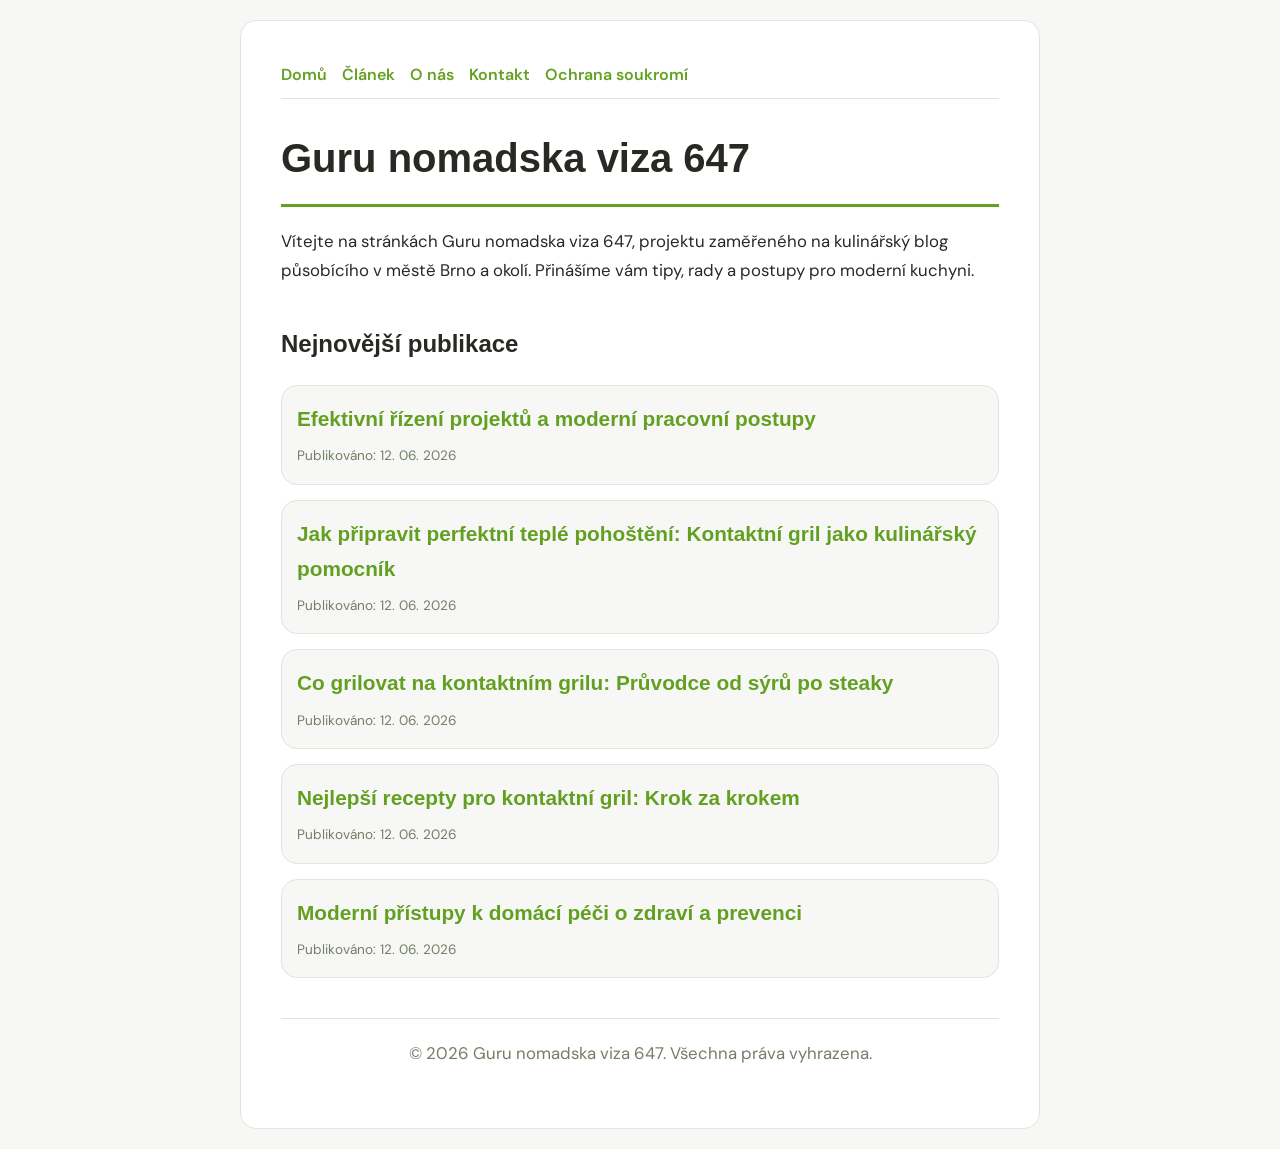
<file: index.html>
<!DOCTYPE html>
<html lang="cs">
<head>
    <meta charset="UTF-8">
    <meta name="viewport" content="width=device-width, initial-scale=1.0">
    <title>Guru nomadska viza 647 | Kulinářský blog - Brno</title>
    <meta name="description" content="Vítejte na stránkách Guru nomadska viza 647, projektu zaměřeného na kulinářský blog působícího v městě Brno a okolí. Přinášíme vám tipy, rady a postupy pro moderní kuchyni.">
    <meta name="geo.region" content="CZ" />
    <meta name="geo.placename" content="Brno" />
    <meta name="geo.position" content="49.1951;16.6068" />
    <meta name="ICBM" content="49.1951, 16.6068" />
    <link rel="stylesheet" href="style.css">
    <script type="application/ld+json">
{
  "@context": "https://schema.org",
  "@type": "LocalBusiness",
  "name": "Guru nomadska viza 647",
  "url": "https://guru-nomadska-viza-647.github.io",
  "telephone": "+420 541 555 456",
  "address": {
    "@type": "PostalAddress",
    "addressLocality": "Brno",
    "addressRegion": "Jihomoravský",
    "postalCode": "602 00",
    "addressCountry": "CZ"
  },
  "geo": {
    "@type": "GeoCoordinates",
    "latitude": 49.1951,
    "longitude": 16.6068
  }
}
</script>
</head>
<body>
    
        <div class="container" style="max-width: 800px;">
            <nav style="display: flex; gap: 15px; margin-bottom: 25px; border-bottom: 1px solid var(--border-color); padding-bottom: 10px; overflow-x: auto; flex-wrap: wrap;">
            <a href="index.html">Domů</a>
            <a href="efektivni-rizeni-projektu-a-moderni-pracovni-postupy.html">Článek</a>
            <a href="about.html">O nás</a>
            <a href="contact.html">Kontakt</a>
            <a href="privacy.html">Ochrana soukromí</a>
        </nav>
            <h1>Guru nomadska viza 647</h1>
            <p>Vítejte na stránkách Guru nomadska viza 647, projektu zaměřeného na kulinářský blog působícího v městě Brno a okolí. Přinášíme vám tipy, rady a postupy pro moderní kuchyni.</p>
            <h2 style="margin-top: 40px;">Nejnovější publikace</h2>
            <ul style="list-style-type: none; padding-left: 0;">
                <li style="background: var(--bg-color); padding: 15px; border-radius: var(--border-radius); border: 1px solid var(--border-color); margin-bottom: 15px;">
                <h3 style="margin-bottom: 5px; font-size: 1.3rem;"><a href="efektivni-rizeni-projektu-a-moderni-pracovni-postupy.html">Efektivní řízení projektů a moderní pracovní postupy</a></h3>
                <span style="font-size:0.85rem; color: var(--muted-text)">Publikováno: 12. 06. 2026</span>
            </li>
<li style="background: var(--bg-color); padding: 15px; border-radius: var(--border-radius); border: 1px solid var(--border-color); margin-bottom: 15px;">
                <h3 style="margin-bottom: 5px; font-size: 1.3rem;"><a href="jak-pripravit-perfektni-teple-pohosteni-kontaktni-gril-jako-kulinarsky-pomocnik.html">Jak připravit perfektní teplé pohoštění: Kontaktní gril jako kulinářský pomocník</a></h3>
                <span style="font-size:0.85rem; color: var(--muted-text)">Publikováno: 12. 06. 2026</span>
            </li>
<li style="background: var(--bg-color); padding: 15px; border-radius: var(--border-radius); border: 1px solid var(--border-color); margin-bottom: 15px;">
                <h3 style="margin-bottom: 5px; font-size: 1.3rem;"><a href="co-grilovat-na-kontaktnim-grilu-pruvodce-od-syru-po-steaky.html">Co grilovat na kontaktním grilu: Průvodce od sýrů po steaky</a></h3>
                <span style="font-size:0.85rem; color: var(--muted-text)">Publikováno: 12. 06. 2026</span>
            </li>
<li style="background: var(--bg-color); padding: 15px; border-radius: var(--border-radius); border: 1px solid var(--border-color); margin-bottom: 15px;">
                <h3 style="margin-bottom: 5px; font-size: 1.3rem;"><a href="nejlepsi-recepty-pro-kontaktni-gril-krok-za-krokem.html">Nejlepší recepty pro kontaktní gril: Krok za krokem</a></h3>
                <span style="font-size:0.85rem; color: var(--muted-text)">Publikováno: 12. 06. 2026</span>
            </li>
<li style="background: var(--bg-color); padding: 15px; border-radius: var(--border-radius); border: 1px solid var(--border-color); margin-bottom: 15px;">
                <h3 style="margin-bottom: 5px; font-size: 1.3rem;"><a href="moderni-pristupy-k-domaci-peci-o-zdravi-a-prevenci.html">Moderní přístupy k domácí péči o zdraví a prevenci</a></h3>
                <span style="font-size:0.85rem; color: var(--muted-text)">Publikováno: 12. 06. 2026</span>
            </li>

            </ul>
            <footer>
                <p>&copy; 2026 Guru nomadska viza 647. Všechna práva vyhrazena.</p>
            </footer>
        </div>
        
</body>
</html>
</file>
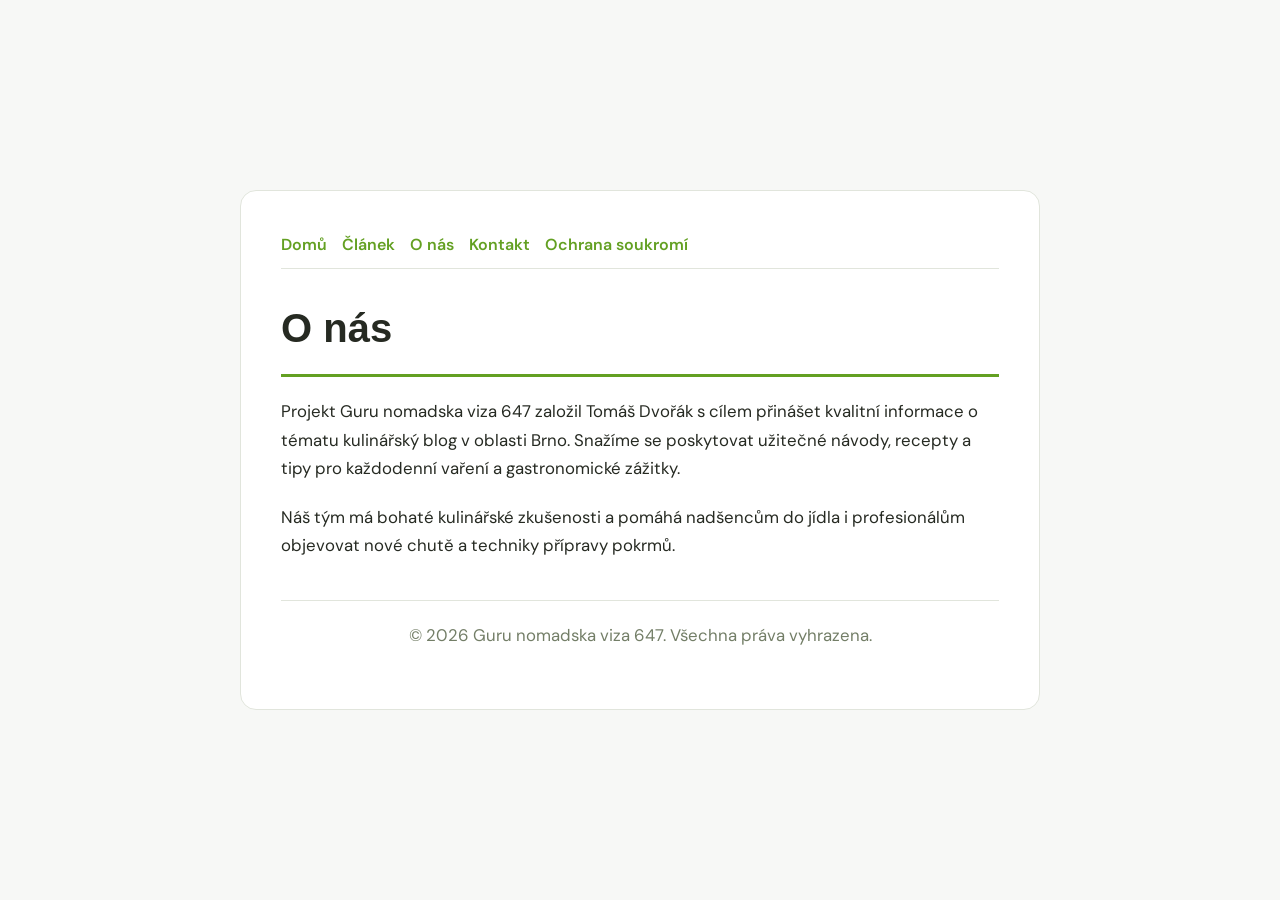
<file: about.html>
<!DOCTYPE html>
<html lang="cs">
<head>
    <meta charset="UTF-8">
    <meta name="viewport" content="width=device-width, initial-scale=1.0">
    <title>O nás | Guru nomadska viza 647</title>
    <meta name="description" content="Projekt Guru nomadska viza 647 založil Tomáš Dvořák s cílem přinášet kvalitní informace o tématu kulinářský blog v oblasti Brno. Snažíme se poskytovat užitečné návody, recepty a tipy pro každodenní vaření a gastronomické zážitky.">
    <meta name="geo.region" content="CZ" />
    <meta name="geo.placename" content="Brno" />
    <meta name="geo.position" content="49.1951;16.6068" />
    <meta name="ICBM" content="49.1951, 16.6068" />
    <link rel="stylesheet" href="style.css">
</head>
<body>
    
        <div class="container" style="max-width: 800px;">
            <nav style="display: flex; gap: 15px; margin-bottom: 25px; border-bottom: 1px solid var(--border-color); padding-bottom: 10px; overflow-x: auto; flex-wrap: wrap;">
            <a href="index.html">Domů</a>
            <a href="efektivni-rizeni-projektu-a-moderni-pracovni-postupy.html">Článek</a>
            <a href="about.html">O nás</a>
            <a href="contact.html">Kontakt</a>
            <a href="privacy.html">Ochrana soukromí</a>
        </nav>
            <h1>O nás</h1>
            <p>Projekt Guru nomadska viza 647 založil Tomáš Dvořák s cílem přinášet kvalitní informace o tématu kulinářský blog v oblasti Brno. Snažíme se poskytovat užitečné návody, recepty a tipy pro každodenní vaření a gastronomické zážitky.</p>
            <p>Náš tým má bohaté kulinářské zkušenosti a pomáhá nadšencům do jídla i profesionálům objevovat nové chutě a techniky přípravy pokrmů.</p>
            <footer>
                <p>&copy; 2026 Guru nomadska viza 647. Všechna práva vyhrazena.</p>
            </footer>
        </div>
        
</body>
</html>
</file>
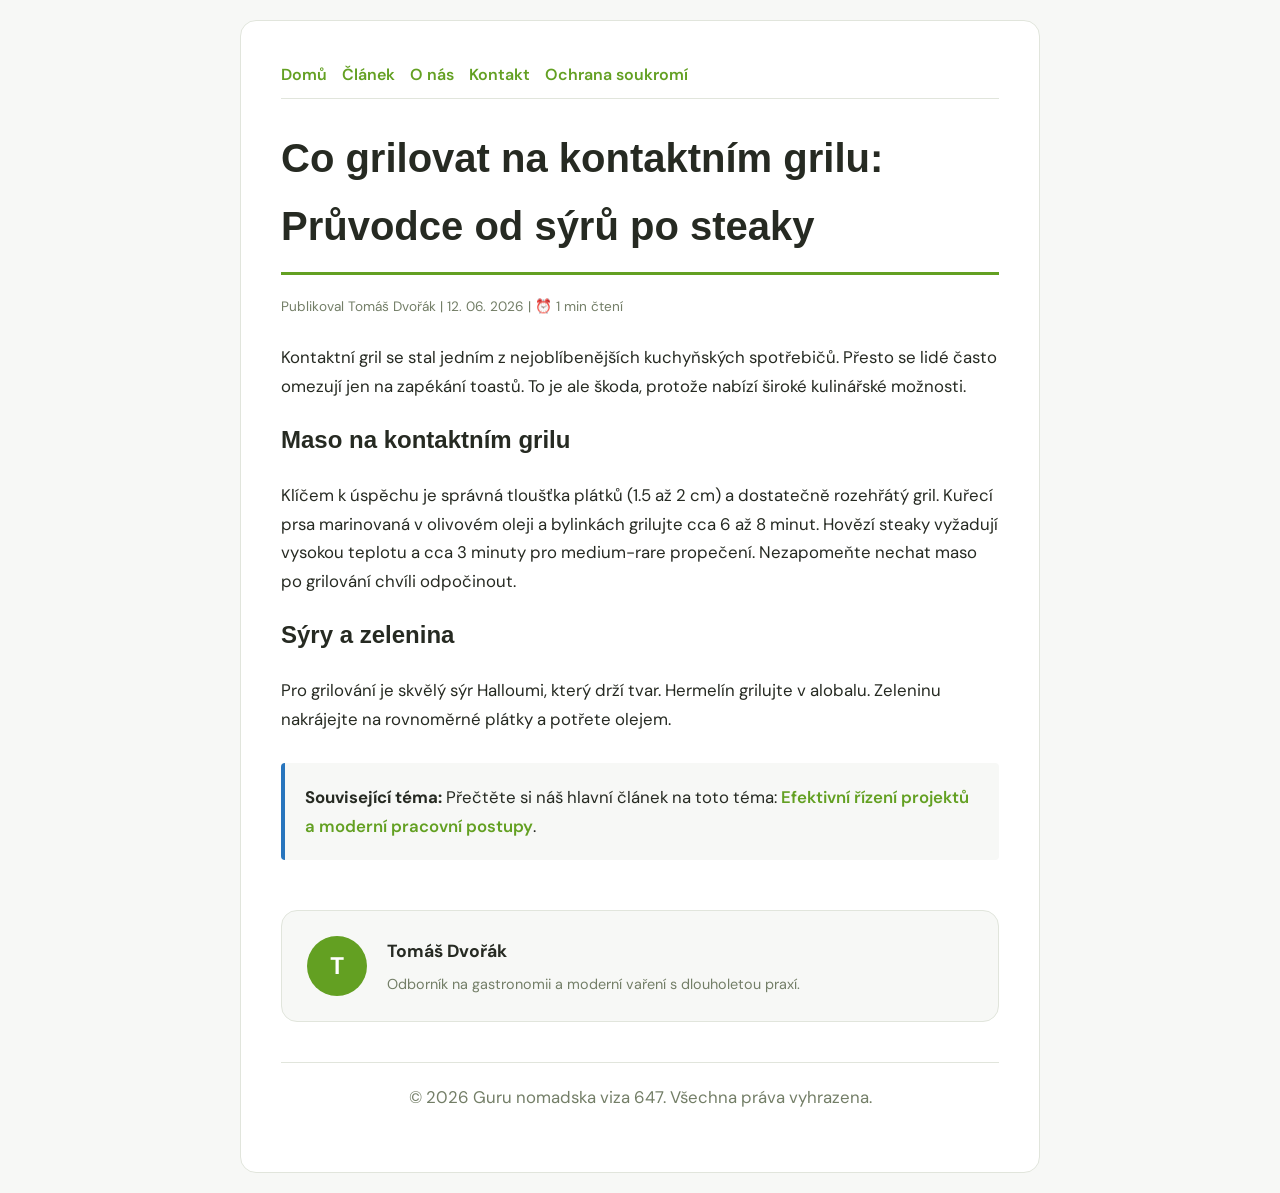
<file: co-grilovat-na-kontaktnim-grilu-pruvodce-od-syru-po-steaky.html>
<!DOCTYPE html>
<html lang="cs">
<head>
    <meta charset="UTF-8">
    <meta name="viewport" content="width=device-width, initial-scale=1.0">
    <title>Co grilovat na kontaktním grilu: Průvodce od sýrů po steaky - Guru nomadska viza 647</title>
    <meta name="description" content="Co grilovat na kontaktním grilu: Průvodce od sýrů po steaky">
    <meta name="geo.region" content="CZ" />
    <meta name="geo.placename" content="Brno" />
    <meta name="geo.position" content="49.1951;16.6068" />
    <meta name="ICBM" content="49.1951, 16.6068" />
    <link rel="stylesheet" href="style.css">
</head>
<body>
    
            <div class="container" style="max-width: 800px;">
                <nav style="display: flex; gap: 15px; margin-bottom: 25px; border-bottom: 1px solid var(--border-color); padding-bottom: 10px; overflow-x: auto; flex-wrap: wrap;">
            <a href="index.html">Domů</a>
            <a href="efektivni-rizeni-projektu-a-moderni-pracovni-postupy.html">Článek</a>
            <a href="about.html">O nás</a>
            <a href="contact.html">Kontakt</a>
            <a href="privacy.html">Ochrana soukromí</a>
        </nav>
                <h1>Co grilovat na kontaktním grilu: Průvodce od sýrů po steaky</h1>
                <div style="font-size:0.85rem; color: var(--muted-text); margin-bottom: 25px;">
                    Publikoval Tomáš Dvořák | 12. 06. 2026 | ⏰ 1 min čtení
                </div>
                <article style="margin-top: 20px;">
                    <p>Kontaktní gril se stal jedním z nejoblíbenějších kuchyňských spotřebičů. Přesto se lidé často omezují jen na zapékání toastů. To je ale škoda, protože nabízí široké kulinářské možnosti.</p>
<h2>Maso na kontaktním grilu</h2>
<p>Klíčem k úspěchu je správná tloušťka plátků (1.5 až 2 cm) a dostatečně rozehřátý gril. Kuřecí prsa marinovaná v olivovém oleji a bylinkách grilujte cca 6 až 8 minut. Hovězí steaky vyžadují vysokou teplotu a cca 3 minuty pro medium-rare propečení. Nezapomeňte nechat maso po grilování chvíli odpočinout.</p>
<h2>Sýry a zelenina</h2>
<p>Pro grilování je skvělý sýr Halloumi, který drží tvar. Hermelín grilujte v alobalu. Zeleninu nakrájejte na rovnoměrné plátky a potřete olejem.</p>
                    <div class="link-resource" style="margin-top: 30px; padding: 20px; border-left: 4px solid var(--accent-color); background: var(--bg-color); border-radius: 4px;"><p style="margin: 0;"><strong>Související téma:</strong> Přečtěte si náš hlavní článek na toto téma: <a href="efektivni-rizeni-projektu-a-moderni-pracovni-postupy.html">Efektivní řízení projektů a moderní pracovní postupy</a>.</p></div>
                </article>
                
            <div class="author-box" style="margin-top: 50px; padding: 25px; background: var(--bg-color); border: 1px solid var(--border-color); border-radius: var(--border-radius); display: flex; gap: 20px; align-items: center;">
                <div style="width: 60px; height: 60px; border-radius: 50%; background: var(--primary-color); display: flex; align-items: center; justify-content: center; color: white; font-weight: bold; font-size: 1.5rem;">T</div>
                <div>
                    <h4 style="margin-bottom: 5px; font-weight: bold; font-size: 1.1rem;">Tomáš Dvořák</h4>
                    <p style="margin: 0; font-size: 0.9rem; color: var(--muted-text);">Odborník na gastronomii a moderní vaření s dlouholetou praxí.</p>
                </div>
            </div>
            
                <footer>
                    <p>&copy; 2026 Guru nomadska viza 647. Všechna práva vyhrazena.</p>
                </footer>
            </div>
            
</body>
</html>
</file>
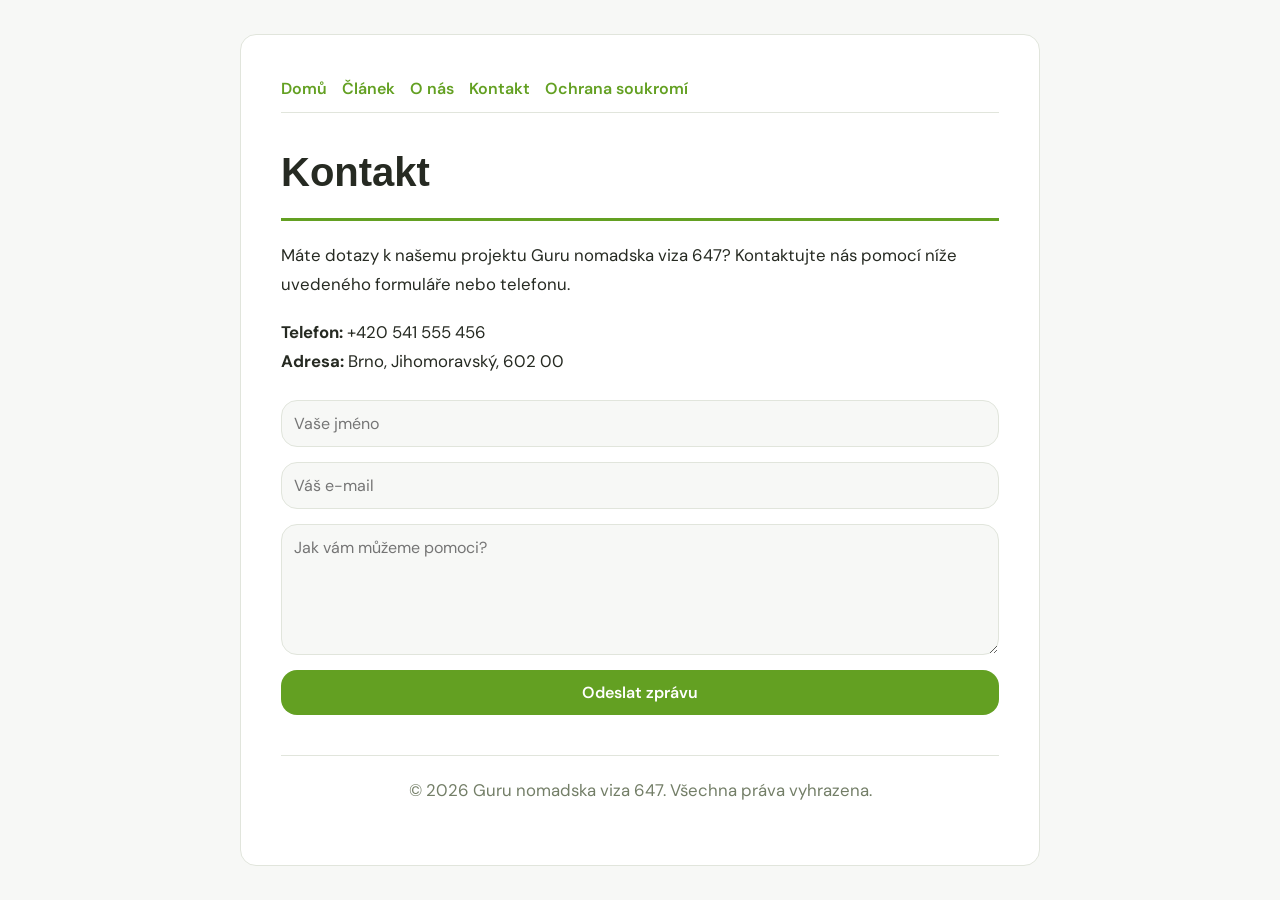
<file: contact.html>
<!DOCTYPE html>
<html lang="cs">
<head>
    <meta charset="UTF-8">
    <meta name="viewport" content="width=device-width, initial-scale=1.0">
    <title>Kontakt | Guru nomadska viza 647</title>
    <meta name="description" content="Máte dotazy k našemu projektu Guru nomadska viza 647? Kontaktujte nás pomocí níže uvedeného formuláře nebo telefonu.">
    <meta name="geo.region" content="CZ" />
    <meta name="geo.placename" content="Brno" />
    <meta name="geo.position" content="49.1951;16.6068" />
    <meta name="ICBM" content="49.1951, 16.6068" />
    <link rel="stylesheet" href="style.css">
</head>
<body>
    
        <div class="container" style="max-width: 800px;">
            <nav style="display: flex; gap: 15px; margin-bottom: 25px; border-bottom: 1px solid var(--border-color); padding-bottom: 10px; overflow-x: auto; flex-wrap: wrap;">
            <a href="index.html">Domů</a>
            <a href="efektivni-rizeni-projektu-a-moderni-pracovni-postupy.html">Článek</a>
            <a href="about.html">O nás</a>
            <a href="contact.html">Kontakt</a>
            <a href="privacy.html">Ochrana soukromí</a>
        </nav>
            <h1>Kontakt</h1>
            <p>Máte dotazy k našemu projektu Guru nomadska viza 647? Kontaktujte nás pomocí níže uvedeného formuláře nebo telefonu.</p>
            <p><strong>Telefon:</strong> +420 541 555 456<br><strong>Adresa:</strong> Brno, Jihomoravský, 602 00</p>
            <form action="https://formspree.io/f/placeholder" method="POST">
                <input type="text" name="name" placeholder="Vaše jméno" required>
                <input type="email" name="email" placeholder="Váš e-mail" required>
                <textarea name="message" placeholder="Jak vám můžeme pomoci?" rows="5" required></textarea>
                <button type="submit">Odeslat zprávu</button>
            </form>
            <footer>
                <p>&copy; 2026 Guru nomadska viza 647. Všechna práva vyhrazena.</p>
            </footer>
        </div>
        
</body>
</html>
</file>
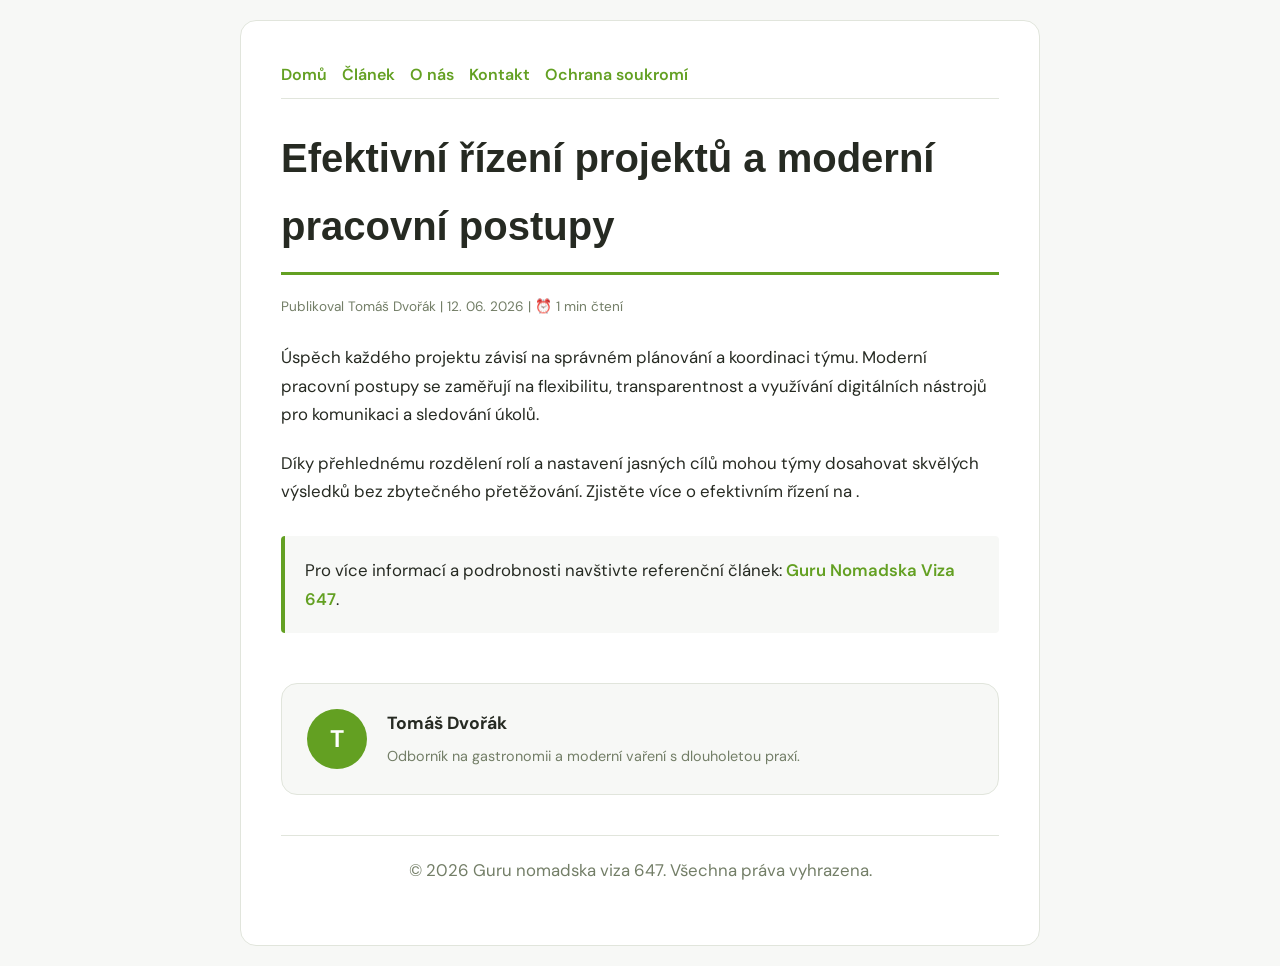
<file: efektivni-rizeni-projektu-a-moderni-pracovni-postupy.html>
<!DOCTYPE html>
<html lang="cs">
<head>
    <meta charset="UTF-8">
    <meta name="viewport" content="width=device-width, initial-scale=1.0">
    <title>Efektivní řízení projektů a moderní pracovní postupy - Guru nomadska viza 647</title>
    <meta name="description" content="Efektivní řízení projektů a moderní pracovní postupy">
    <meta name="geo.region" content="CZ" />
    <meta name="geo.placename" content="Brno" />
    <meta name="geo.position" content="49.1951;16.6068" />
    <meta name="ICBM" content="49.1951, 16.6068" />
    <link rel="stylesheet" href="style.css">
</head>
<body>
    
            <div class="container" style="max-width: 800px;">
                <nav style="display: flex; gap: 15px; margin-bottom: 25px; border-bottom: 1px solid var(--border-color); padding-bottom: 10px; overflow-x: auto; flex-wrap: wrap;">
            <a href="index.html">Domů</a>
            <a href="efektivni-rizeni-projektu-a-moderni-pracovni-postupy.html">Článek</a>
            <a href="about.html">O nás</a>
            <a href="contact.html">Kontakt</a>
            <a href="privacy.html">Ochrana soukromí</a>
        </nav>
                <h1>Efektivní řízení projektů a moderní pracovní postupy</h1>
                <div style="font-size:0.85rem; color: var(--muted-text); margin-bottom: 25px;">
                    Publikoval Tomáš Dvořák | 12. 06. 2026 | ⏰ 1 min čtení
                </div>
                <article style="margin-top: 20px;">
                    <p>Úspěch každého projektu závisí na správném plánování a koordinaci týmu. Moderní pracovní postupy se zaměřují na flexibilitu, transparentnost a využívání digitálních nástrojů pro komunikaci a sledování úkolů.</p>
<p>Díky přehlednému rozdělení rolí a nastavení jasných cílů mohou týmy dosahovat skvělých výsledků bez zbytečného přetěžování. Zjistěte více o efektivním řízení na .</p>
                    <div class="link-resource" style="margin-top: 30px; padding: 20px; border-left: 4px solid var(--primary-color); background: var(--bg-color); border-radius: 4px;"><p style="margin: 0;">Pro více informací a podrobnosti navštivte referenční článek: <strong><a href="https://nomadhub.cz/blog/nomadska-viza-v-evrope/">Guru Nomadska Viza 647</a></strong>.</p></div>
                </article>
                
            <div class="author-box" style="margin-top: 50px; padding: 25px; background: var(--bg-color); border: 1px solid var(--border-color); border-radius: var(--border-radius); display: flex; gap: 20px; align-items: center;">
                <div style="width: 60px; height: 60px; border-radius: 50%; background: var(--primary-color); display: flex; align-items: center; justify-content: center; color: white; font-weight: bold; font-size: 1.5rem;">T</div>
                <div>
                    <h4 style="margin-bottom: 5px; font-weight: bold; font-size: 1.1rem;">Tomáš Dvořák</h4>
                    <p style="margin: 0; font-size: 0.9rem; color: var(--muted-text);">Odborník na gastronomii a moderní vaření s dlouholetou praxí.</p>
                </div>
            </div>
            
                <footer>
                    <p>&copy; 2026 Guru nomadska viza 647. Všechna práva vyhrazena.</p>
                </footer>
            </div>
            
</body>
</html>
</file>
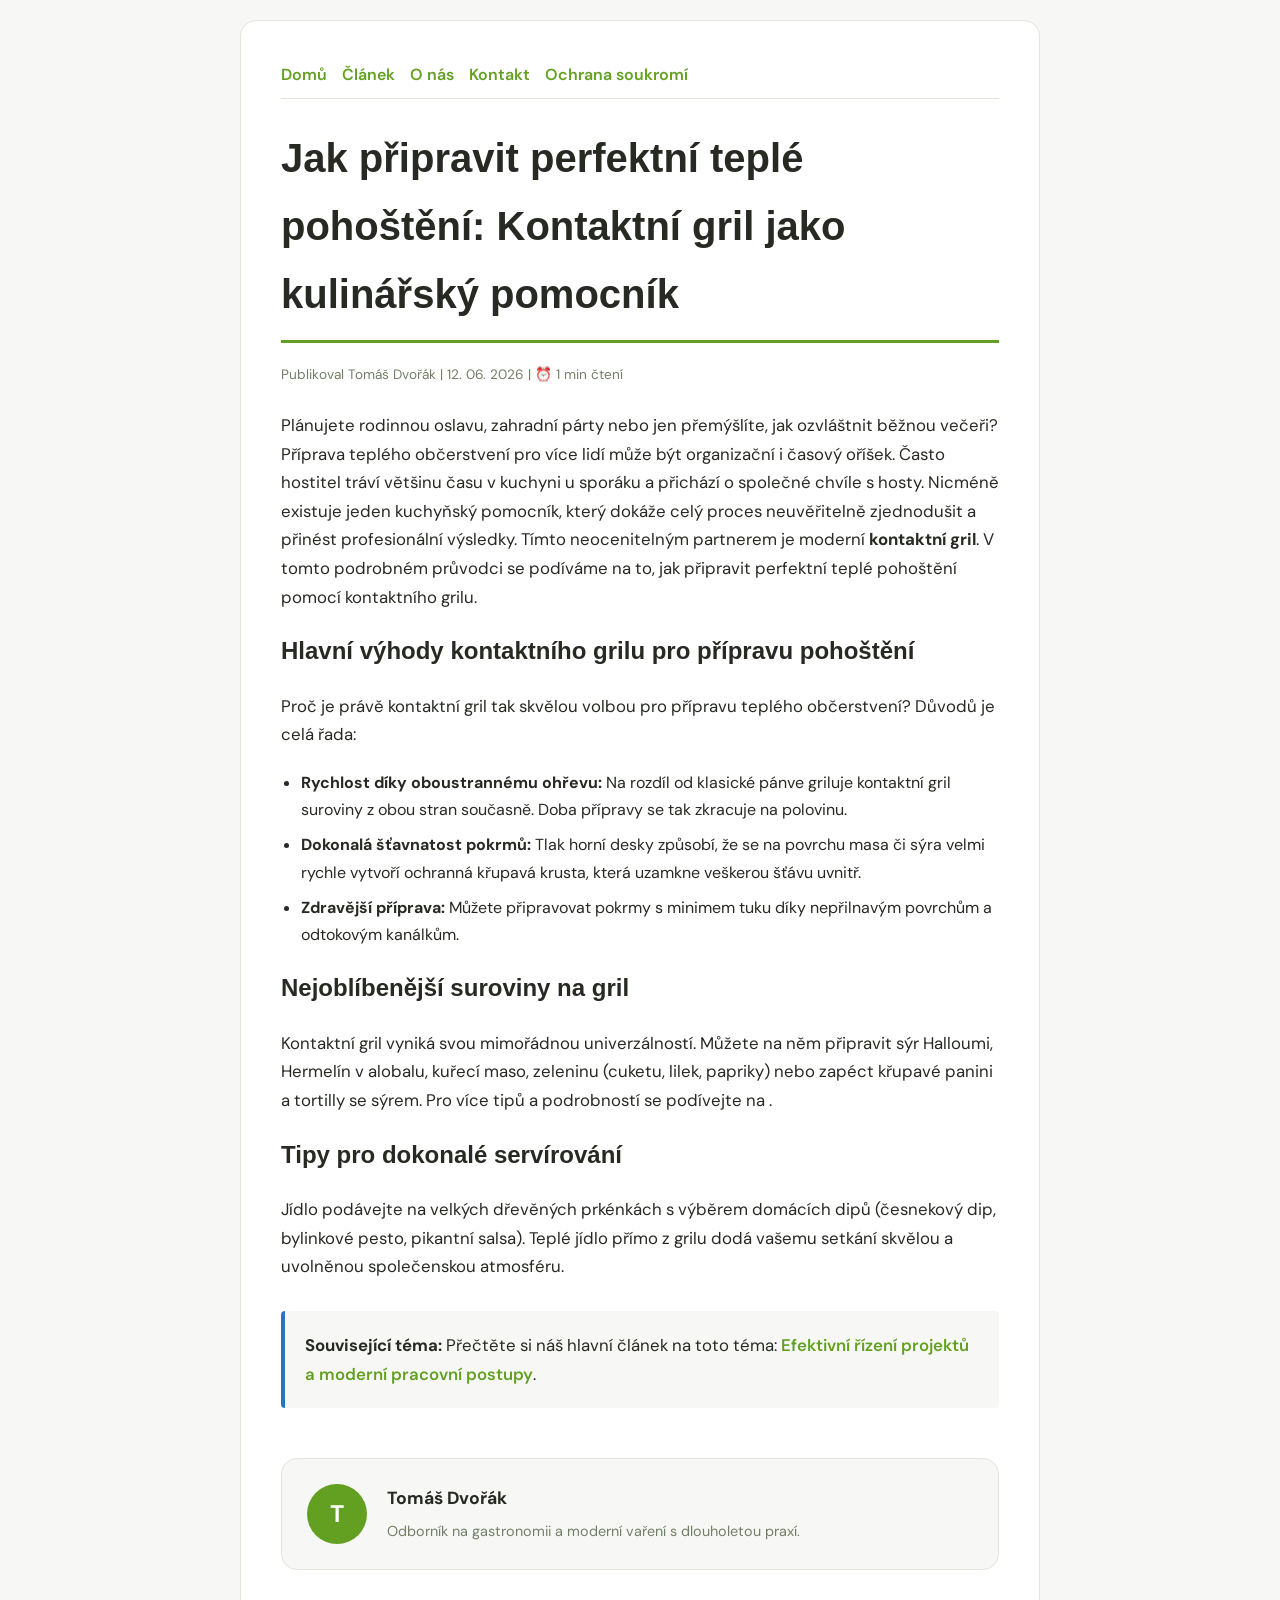
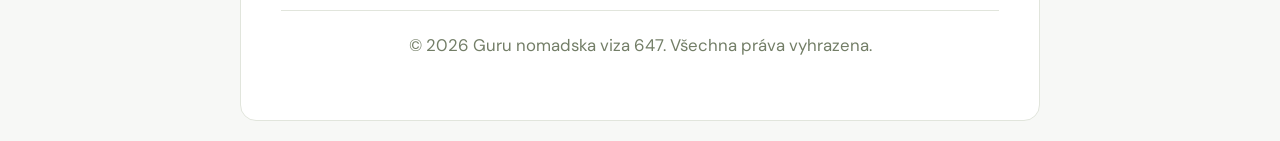
<file: jak-pripravit-perfektni-teple-pohosteni-kontaktni-gril-jako-kulinarsky-pomocnik.html>
<!DOCTYPE html>
<html lang="cs">
<head>
    <meta charset="UTF-8">
    <meta name="viewport" content="width=device-width, initial-scale=1.0">
    <title>Jak připravit perfektní teplé pohoštění: Kontaktní gril jako kulinářský pomocník - Guru nomadska viza 647</title>
    <meta name="description" content="Jak připravit perfektní teplé pohoštění: Kontaktní gril jako kulinářský pomocník">
    <meta name="geo.region" content="CZ" />
    <meta name="geo.placename" content="Brno" />
    <meta name="geo.position" content="49.1951;16.6068" />
    <meta name="ICBM" content="49.1951, 16.6068" />
    <link rel="stylesheet" href="style.css">
</head>
<body>
    
            <div class="container" style="max-width: 800px;">
                <nav style="display: flex; gap: 15px; margin-bottom: 25px; border-bottom: 1px solid var(--border-color); padding-bottom: 10px; overflow-x: auto; flex-wrap: wrap;">
            <a href="index.html">Domů</a>
            <a href="efektivni-rizeni-projektu-a-moderni-pracovni-postupy.html">Článek</a>
            <a href="about.html">O nás</a>
            <a href="contact.html">Kontakt</a>
            <a href="privacy.html">Ochrana soukromí</a>
        </nav>
                <h1>Jak připravit perfektní teplé pohoštění: Kontaktní gril jako kulinářský pomocník</h1>
                <div style="font-size:0.85rem; color: var(--muted-text); margin-bottom: 25px;">
                    Publikoval Tomáš Dvořák | 12. 06. 2026 | ⏰ 1 min čtení
                </div>
                <article style="margin-top: 20px;">
                    <p>Plánujete rodinnou oslavu, zahradní párty nebo jen přemýšlíte, jak ozvláštnit běžnou večeři? Příprava teplého občerstvení pro více lidí může být organizační i časový oříšek. Často hostitel tráví většinu času v kuchyni u sporáku a přichází o společné chvíle s hosty. Nicméně existuje jeden kuchyňský pomocník, který dokáže celý proces neuvěřitelně zjednodušit a přinést profesionální výsledky. Tímto neocenitelným partnerem je moderní <strong>kontaktní gril</strong>. V tomto podrobném průvodci se podíváme na to, jak připravit perfektní teplé pohoštění pomocí kontaktního grilu.</p>
<h2>Hlavní výhody kontaktního grilu pro přípravu pohoštění</h2>
<p>Proč je právě kontaktní gril tak skvělou volbou pro přípravu teplého občerstvení? Důvodů je celá řada:</p>
<ul>
    <li><strong>Rychlost díky oboustrannému ohřevu:</strong> Na rozdíl od klasické pánve griluje kontaktní gril suroviny z obou stran současně. Doba přípravy se tak zkracuje na polovinu.</li>
    <li><strong>Dokonalá šťavnatost pokrmů:</strong> Tlak horní desky způsobí, že se na povrchu masa či sýra velmi rychle vytvoří ochranná křupavá krusta, která uzamkne veškerou šťávu uvnitř.</li>
    <li><strong>Zdravější příprava:</strong> Můžete připravovat pokrmy s minimem tuku díky nepřilnavým povrchům a odtokovým kanálkům.</li>
</ul>
<h2>Nejoblíbenější suroviny na gril</h2>
<p>Kontaktní gril vyniká svou mimořádnou univerzálností. Můžete na něm připravit sýr Halloumi, Hermelín v alobalu, kuřecí maso, zeleninu (cuketu, lilek, papriky) nebo zapéct křupavé panini a tortilly se sýrem. Pro více tipů a podrobností se podívejte na .</p>
<h2>Tipy pro dokonalé servírování</h2>
<p>Jídlo podávejte na velkých dřevěných prkénkách s výběrem domácích dipů (česnekový dip, bylinkové pesto, pikantní salsa). Teplé jídlo přímo z grilu dodá vašemu setkání skvělou a uvolněnou společenskou atmosféru.</p>
                    <div class="link-resource" style="margin-top: 30px; padding: 20px; border-left: 4px solid var(--accent-color); background: var(--bg-color); border-radius: 4px;"><p style="margin: 0;"><strong>Související téma:</strong> Přečtěte si náš hlavní článek na toto téma: <a href="efektivni-rizeni-projektu-a-moderni-pracovni-postupy.html">Efektivní řízení projektů a moderní pracovní postupy</a>.</p></div>
                </article>
                
            <div class="author-box" style="margin-top: 50px; padding: 25px; background: var(--bg-color); border: 1px solid var(--border-color); border-radius: var(--border-radius); display: flex; gap: 20px; align-items: center;">
                <div style="width: 60px; height: 60px; border-radius: 50%; background: var(--primary-color); display: flex; align-items: center; justify-content: center; color: white; font-weight: bold; font-size: 1.5rem;">T</div>
                <div>
                    <h4 style="margin-bottom: 5px; font-weight: bold; font-size: 1.1rem;">Tomáš Dvořák</h4>
                    <p style="margin: 0; font-size: 0.9rem; color: var(--muted-text);">Odborník na gastronomii a moderní vaření s dlouholetou praxí.</p>
                </div>
            </div>
            
                <footer>
                    <p>&copy; 2026 Guru nomadska viza 647. Všechna práva vyhrazena.</p>
                </footer>
            </div>
            
</body>
</html>
</file>
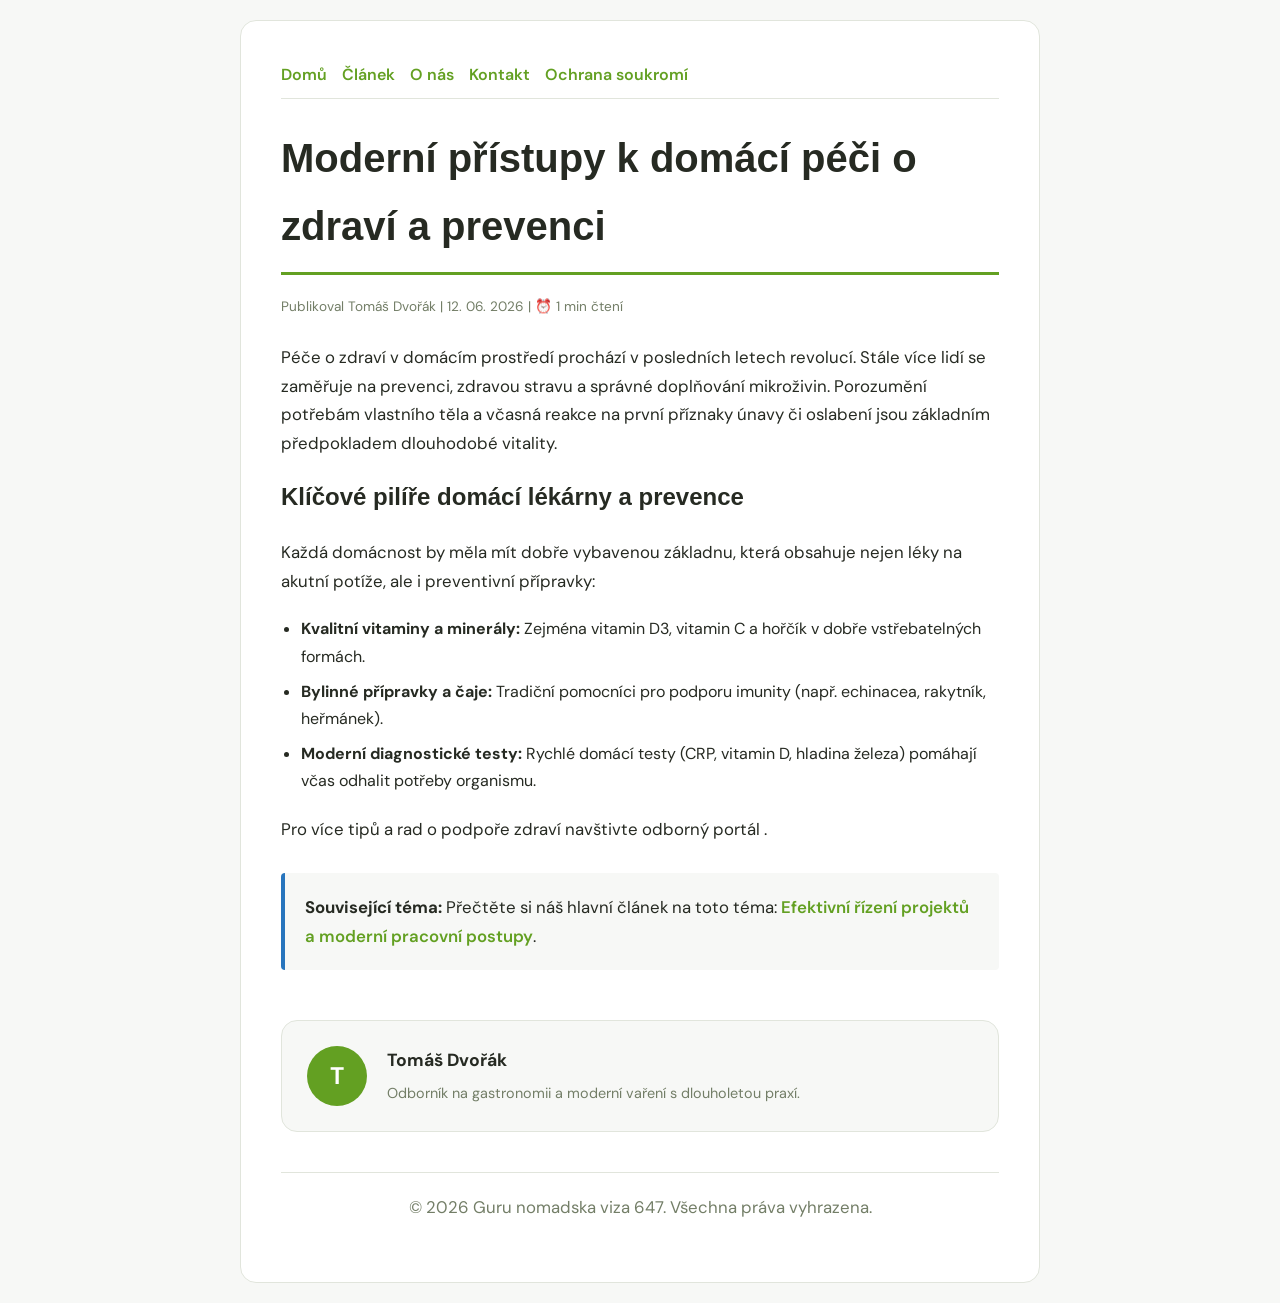
<file: moderni-pristupy-k-domaci-peci-o-zdravi-a-prevenci.html>
<!DOCTYPE html>
<html lang="cs">
<head>
    <meta charset="UTF-8">
    <meta name="viewport" content="width=device-width, initial-scale=1.0">
    <title>Moderní přístupy k domácí péči o zdraví a prevenci - Guru nomadska viza 647</title>
    <meta name="description" content="Moderní přístupy k domácí péči o zdraví a prevenci">
    <meta name="geo.region" content="CZ" />
    <meta name="geo.placename" content="Brno" />
    <meta name="geo.position" content="49.1951;16.6068" />
    <meta name="ICBM" content="49.1951, 16.6068" />
    <link rel="stylesheet" href="style.css">
</head>
<body>
    
            <div class="container" style="max-width: 800px;">
                <nav style="display: flex; gap: 15px; margin-bottom: 25px; border-bottom: 1px solid var(--border-color); padding-bottom: 10px; overflow-x: auto; flex-wrap: wrap;">
            <a href="index.html">Domů</a>
            <a href="efektivni-rizeni-projektu-a-moderni-pracovni-postupy.html">Článek</a>
            <a href="about.html">O nás</a>
            <a href="contact.html">Kontakt</a>
            <a href="privacy.html">Ochrana soukromí</a>
        </nav>
                <h1>Moderní přístupy k domácí péči o zdraví a prevenci</h1>
                <div style="font-size:0.85rem; color: var(--muted-text); margin-bottom: 25px;">
                    Publikoval Tomáš Dvořák | 12. 06. 2026 | ⏰ 1 min čtení
                </div>
                <article style="margin-top: 20px;">
                    <p>Péče o zdraví v domácím prostředí prochází v posledních letech revolucí. Stále více lidí se zaměřuje na prevenci, zdravou stravu a správné doplňování mikroživin. Porozumění potřebám vlastního těla a včasná reakce na první příznaky únavy či oslabení jsou základním předpokladem dlouhodobé vitality.</p>
<h2>Klíčové pilíře domácí lékárny a prevence</h2>
<p>Každá domácnost by měla mít dobře vybavenou základnu, která obsahuje nejen léky na akutní potíže, ale i preventivní přípravky:</p>
<ul>
    <li><strong>Kvalitní vitaminy a minerály:</strong> Zejména vitamin D3, vitamin C a hořčík v dobře vstřebatelných formách.</li>
    <li><strong>Bylinné přípravky a čaje:</strong> Tradiční pomocníci pro podporu imunity (např. echinacea, rakytník, heřmánek).</li>
    <li><strong>Moderní diagnostické testy:</strong> Rychlé domácí testy (CRP, vitamin D, hladina železa) pomáhají včas odhalit potřeby organismu.</li>
</ul>
<p>Pro více tipů a rad o podpoře zdraví navštivte odborný portál .</p>
                    <div class="link-resource" style="margin-top: 30px; padding: 20px; border-left: 4px solid var(--accent-color); background: var(--bg-color); border-radius: 4px;"><p style="margin: 0;"><strong>Související téma:</strong> Přečtěte si náš hlavní článek na toto téma: <a href="efektivni-rizeni-projektu-a-moderni-pracovni-postupy.html">Efektivní řízení projektů a moderní pracovní postupy</a>.</p></div>
                </article>
                
            <div class="author-box" style="margin-top: 50px; padding: 25px; background: var(--bg-color); border: 1px solid var(--border-color); border-radius: var(--border-radius); display: flex; gap: 20px; align-items: center;">
                <div style="width: 60px; height: 60px; border-radius: 50%; background: var(--primary-color); display: flex; align-items: center; justify-content: center; color: white; font-weight: bold; font-size: 1.5rem;">T</div>
                <div>
                    <h4 style="margin-bottom: 5px; font-weight: bold; font-size: 1.1rem;">Tomáš Dvořák</h4>
                    <p style="margin: 0; font-size: 0.9rem; color: var(--muted-text);">Odborník na gastronomii a moderní vaření s dlouholetou praxí.</p>
                </div>
            </div>
            
                <footer>
                    <p>&copy; 2026 Guru nomadska viza 647. Všechna práva vyhrazena.</p>
                </footer>
            </div>
            
</body>
</html>
</file>
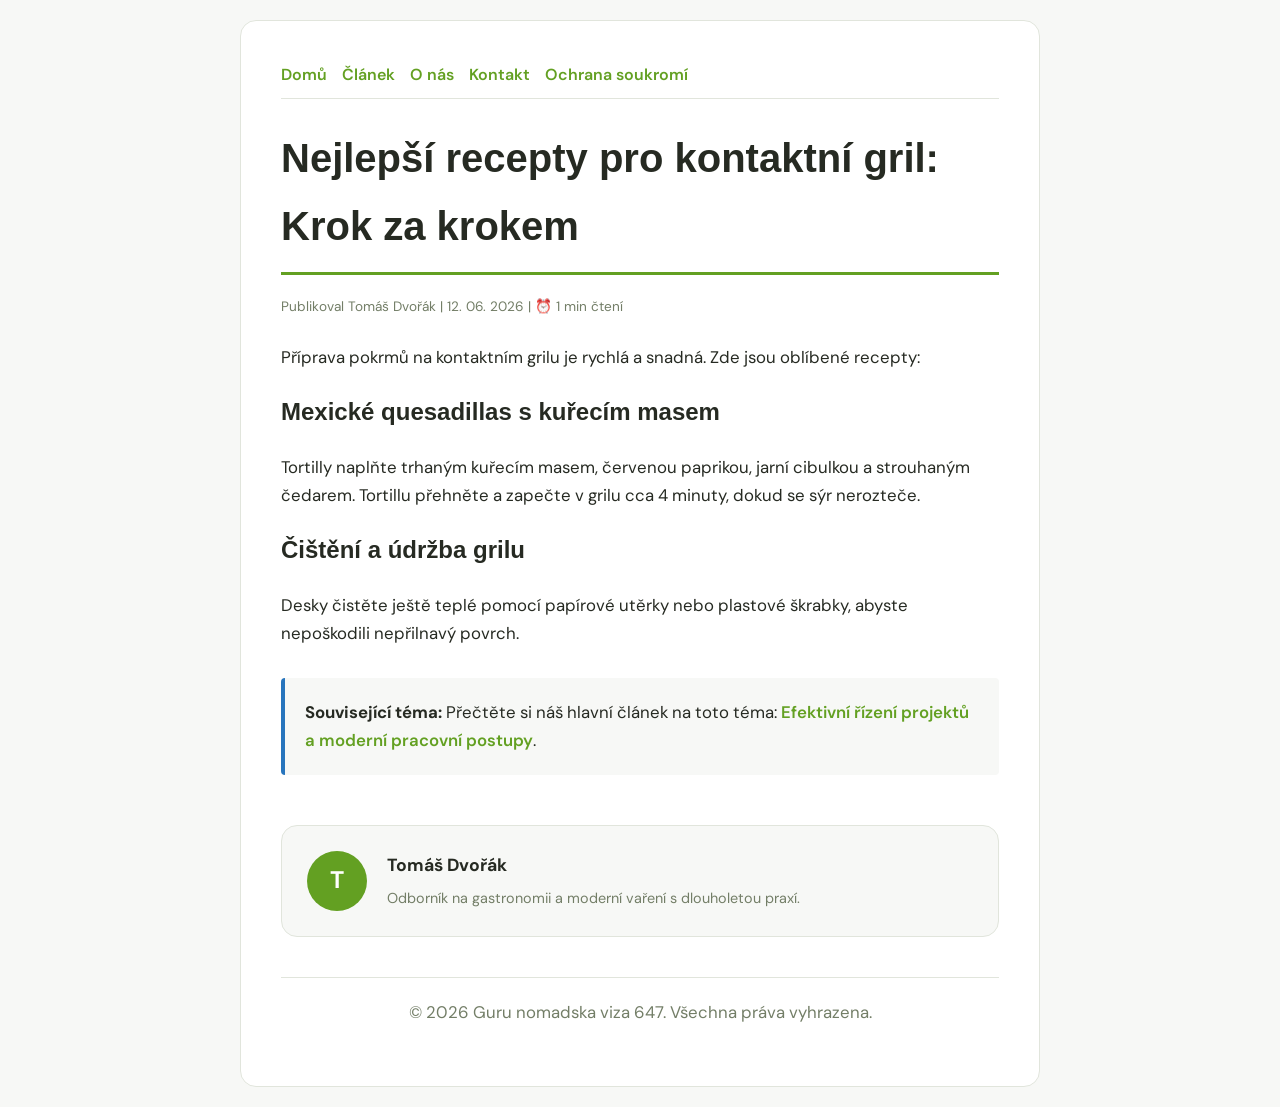
<file: nejlepsi-recepty-pro-kontaktni-gril-krok-za-krokem.html>
<!DOCTYPE html>
<html lang="cs">
<head>
    <meta charset="UTF-8">
    <meta name="viewport" content="width=device-width, initial-scale=1.0">
    <title>Nejlepší recepty pro kontaktní gril: Krok za krokem - Guru nomadska viza 647</title>
    <meta name="description" content="Nejlepší recepty pro kontaktní gril: Krok za krokem">
    <meta name="geo.region" content="CZ" />
    <meta name="geo.placename" content="Brno" />
    <meta name="geo.position" content="49.1951;16.6068" />
    <meta name="ICBM" content="49.1951, 16.6068" />
    <link rel="stylesheet" href="style.css">
</head>
<body>
    
            <div class="container" style="max-width: 800px;">
                <nav style="display: flex; gap: 15px; margin-bottom: 25px; border-bottom: 1px solid var(--border-color); padding-bottom: 10px; overflow-x: auto; flex-wrap: wrap;">
            <a href="index.html">Domů</a>
            <a href="efektivni-rizeni-projektu-a-moderni-pracovni-postupy.html">Článek</a>
            <a href="about.html">O nás</a>
            <a href="contact.html">Kontakt</a>
            <a href="privacy.html">Ochrana soukromí</a>
        </nav>
                <h1>Nejlepší recepty pro kontaktní gril: Krok za krokem</h1>
                <div style="font-size:0.85rem; color: var(--muted-text); margin-bottom: 25px;">
                    Publikoval Tomáš Dvořák | 12. 06. 2026 | ⏰ 1 min čtení
                </div>
                <article style="margin-top: 20px;">
                    <p>Příprava pokrmů na kontaktním grilu je rychlá a snadná. Zde jsou oblíbené recepty:</p>
<h2>Mexické quesadillas s kuřecím masem</h2>
<p>Tortilly naplňte trhaným kuřecím masem, červenou paprikou, jarní cibulkou a strouhaným čedarem. Tortillu přehněte a zapečte v grilu cca 4 minuty, dokud se sýr nerozteče.</p>
<h2>Čištění a údržba grilu</h2>
<p>Desky čistěte ještě teplé pomocí papírové utěrky nebo plastové škrabky, abyste nepoškodili nepřilnavý povrch.</p>
                    <div class="link-resource" style="margin-top: 30px; padding: 20px; border-left: 4px solid var(--accent-color); background: var(--bg-color); border-radius: 4px;"><p style="margin: 0;"><strong>Související téma:</strong> Přečtěte si náš hlavní článek na toto téma: <a href="efektivni-rizeni-projektu-a-moderni-pracovni-postupy.html">Efektivní řízení projektů a moderní pracovní postupy</a>.</p></div>
                </article>
                
            <div class="author-box" style="margin-top: 50px; padding: 25px; background: var(--bg-color); border: 1px solid var(--border-color); border-radius: var(--border-radius); display: flex; gap: 20px; align-items: center;">
                <div style="width: 60px; height: 60px; border-radius: 50%; background: var(--primary-color); display: flex; align-items: center; justify-content: center; color: white; font-weight: bold; font-size: 1.5rem;">T</div>
                <div>
                    <h4 style="margin-bottom: 5px; font-weight: bold; font-size: 1.1rem;">Tomáš Dvořák</h4>
                    <p style="margin: 0; font-size: 0.9rem; color: var(--muted-text);">Odborník na gastronomii a moderní vaření s dlouholetou praxí.</p>
                </div>
            </div>
            
                <footer>
                    <p>&copy; 2026 Guru nomadska viza 647. Všechna práva vyhrazena.</p>
                </footer>
            </div>
            
</body>
</html>
</file>
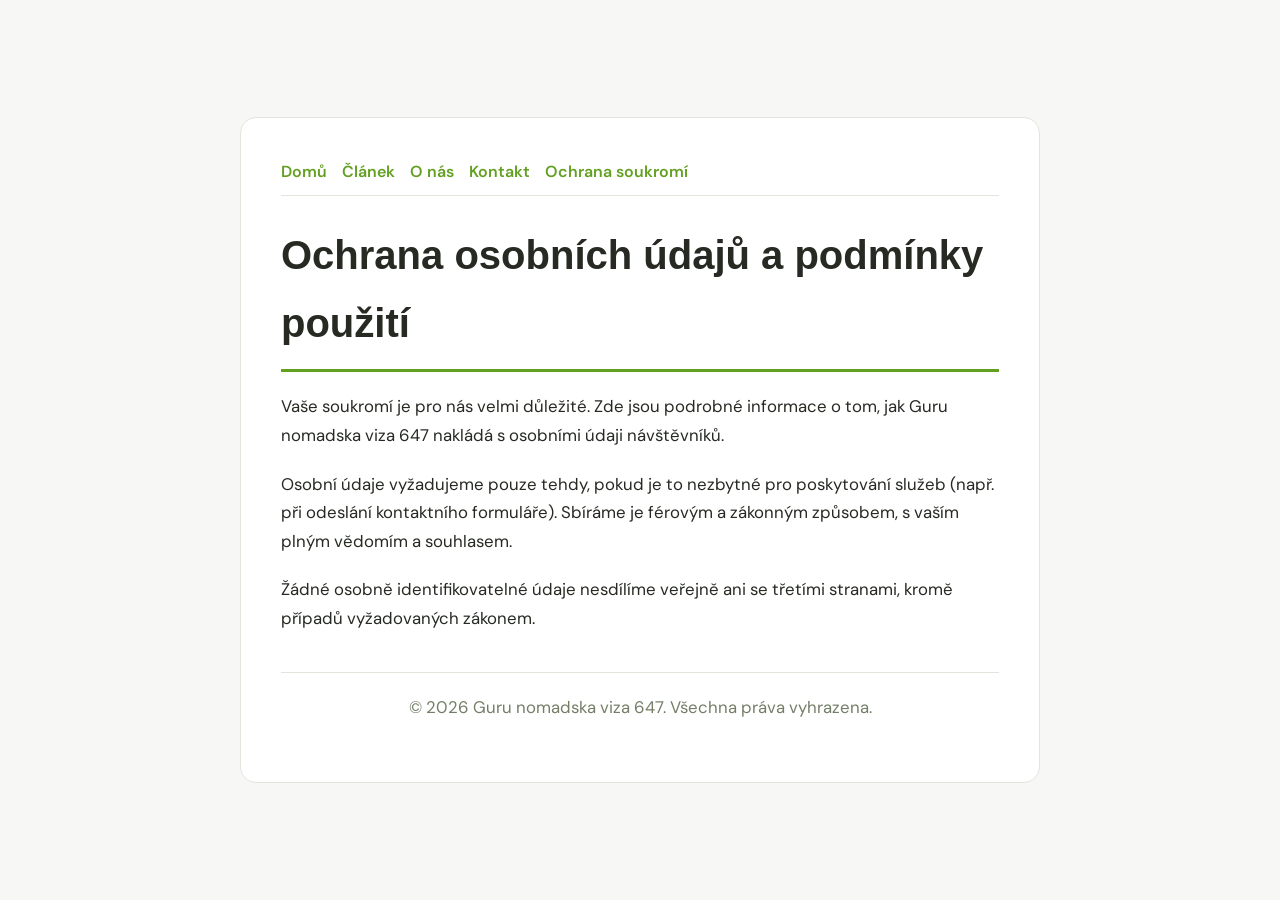
<file: privacy.html>
<!DOCTYPE html>
<html lang="cs">
<head>
    <meta charset="UTF-8">
    <meta name="viewport" content="width=device-width, initial-scale=1.0">
    <title>Ochrana osobních údajů a podmínky použití - Guru nomadska viza 647</title>
    <meta name="description" content="Vaše soukromí je pro nás velmi důležité. Zde jsou podrobné informace o tom, jak Guru nomadska viza 647 nakládá s osobními údaji návštěvníků.">
    <meta name="geo.region" content="CZ" />
    <meta name="geo.placename" content="Brno" />
    <meta name="geo.position" content="49.1951;16.6068" />
    <meta name="ICBM" content="49.1951, 16.6068" />
    <link rel="stylesheet" href="style.css">
</head>
<body>
    
        <div class="container" style="max-width: 800px;">
            <nav style="display: flex; gap: 15px; margin-bottom: 25px; border-bottom: 1px solid var(--border-color); padding-bottom: 10px; overflow-x: auto; flex-wrap: wrap;">
            <a href="index.html">Domů</a>
            <a href="efektivni-rizeni-projektu-a-moderni-pracovni-postupy.html">Článek</a>
            <a href="about.html">O nás</a>
            <a href="contact.html">Kontakt</a>
            <a href="privacy.html">Ochrana soukromí</a>
        </nav>
            <h1>Ochrana osobních údajů a podmínky použití</h1>
            <p>Vaše soukromí je pro nás velmi důležité. Zde jsou podrobné informace o tom, jak Guru nomadska viza 647 nakládá s osobními údaji návštěvníků.</p>
            <p>Osobní údaje vyžadujeme pouze tehdy, pokud je to nezbytné pro poskytování služeb (např. při odeslání kontaktního formuláře). Sbíráme je férovým a zákonným způsobem, s vaším plným vědomím a souhlasem.</p>
            <p>Žádné osobně identifikovatelné údaje nesdílíme veřejně ani se třetími stranami, kromě případů vyžadovaných zákonem.</p>
            <footer>
                <p>&copy; 2026 Guru nomadska viza 647. Všechna práva vyhrazena.</p>
            </footer>
        </div>
        
</body>
</html>
</file>
<file: style.css>
@import url('https://fonts.googleapis.com/css2?family=Cabinet+Grotesk:wght@700&family=DM+Sans:wght@400;600&display=swap');

:root {
    --bg-color: hsl(89, 15%, 97%);
    --card-bg: hsl(89, 15%, 100%);
    --text-color: hsl(89, 10%, 15%);
    --muted-text: hsl(89, 10%, 45%);
    --primary-color: hsl(89, 65%, 38%);
    --accent-color: hsl(209, 65%, 45%);
    --border-color: hsl(89, 15%, 88%);
    --border-radius: 16px;
    --shadow: none;
    --font-headline: 'Cabinet Grotesk', sans-serif;
    --font-body: 'DM Sans', sans-serif;
}

* {
    box-sizing: border-box;
    margin: 0;
    padding: 0;
}

body {
    background-color: var(--bg-color);
    color: var(--text-color);
    font-family: var(--font-body);
    line-height: 1.7;
    padding: 20px;
    display: flex;
    justify-content: center;
    min-height: 100vh;
}

a {
    color: var(--primary-color);
    text-decoration: none;
    font-weight: 600;
    transition: color 0.2s ease;
}

a:hover {
    color: var(--accent-color);
    text-decoration: underline;
}

.container {
    width: 100%;
    max-width: 900px;
    background: var(--card-bg);
    border: 1px solid var(--border-color);
    border-radius: var(--border-radius);
    padding: 40px;
    box-shadow: var(--shadow);
    margin: auto;
}

h1, h2, h3 {
    font-family: var(--font-headline);
    margin-bottom: 20px;
    color: var(--text-color);
}

h1 {
    font-size: 2.5rem;
    border-bottom: 3px solid var(--primary-color);
    padding-bottom: 12px;
}

p {
    margin-bottom: 20px;
    font-size: 1.05rem;
}

ul {
    margin-bottom: 20px;
    padding-left: 20px;
}

li {
    margin-bottom: 8px;
}

form {
    display: flex;
    flex-direction: column;
    gap: 15px;
    margin-top: 25px;
}

input, textarea, button {
    padding: 12px;
    border: 1px solid var(--border-color);
    border-radius: var(--border-radius);
    font-family: var(--font-body);
    font-size: 1rem;
    background: var(--bg-color);
    color: var(--text-color);
}

button {
    background: var(--primary-color);
    color: white;
    font-weight: 600;
    border: none;
    cursor: pointer;
    transition: background 0.2s ease;
}

button:hover {
    background: var(--accent-color);
}

footer {
    margin-top: 40px;
    border-top: 1px solid var(--border-color);
    padding-top: 20px;
    font-size: 0.9rem;
    color: var(--muted-text);
    text-align: center;
}
</file>
